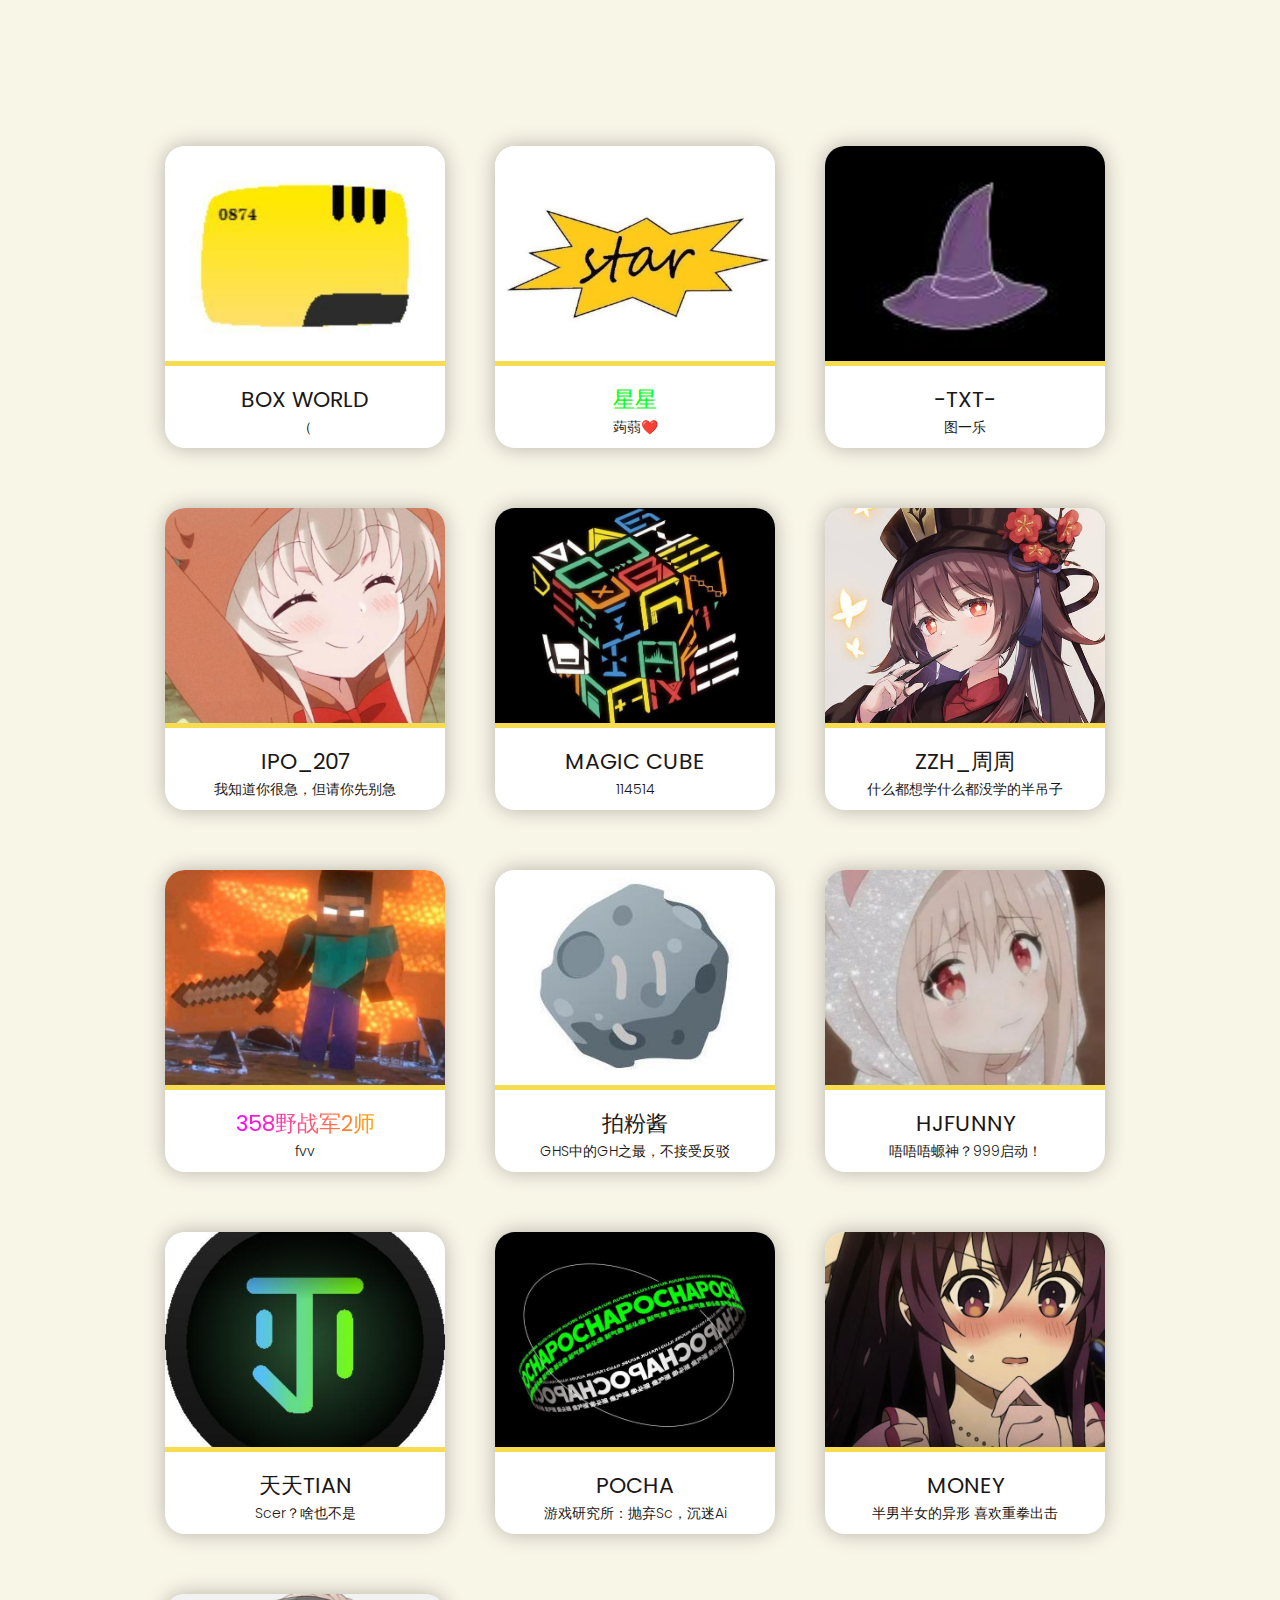
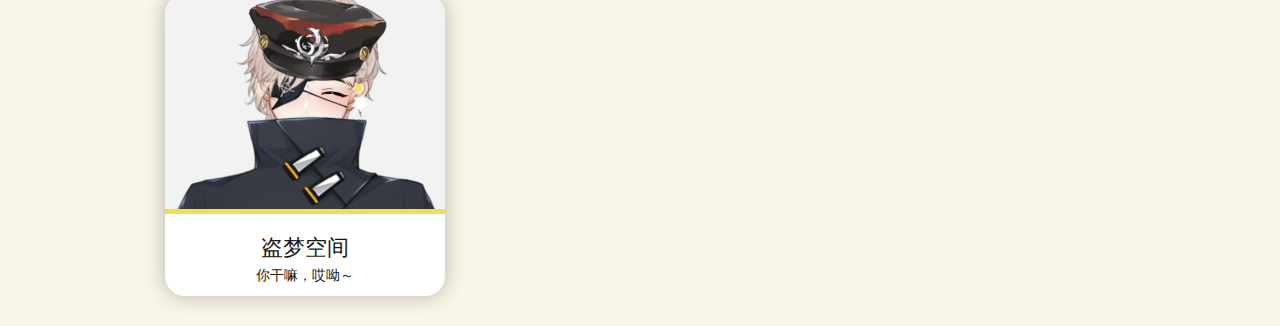
<file: GHS/staff/index.html>
<!DOCTYPE html>
<html lang="zh">

<head>
	<meta charset="UTF-8">
	<meta http-equiv="X-UA-Compatible" content="IE=edge,chrome=1">
	<meta name="viewport" content="width=device-width, initial-scale=1.0">
	<meta name="Description" content="GHS人员名单">
	<meta name="keywords" content="GHS,Garbage Human Studio,Box wolrd">
	<link href='https://fonts.googleapis.com/css?family=Lato:400,300,700,900' rel='stylesheet' type='text/css'>
	<link rel="stylesheet" type="text/css" href="css/style.css">
	<link rel="stylesheet" href="../src/css/style.css">
	<title>GHS Staff</title>
	<style>
		.colored-text {
		  color: #00ff00; /* 初始颜色（绿色） */
		  animation: colorFlowAnimation 5s infinite linear;
		}
	  
		@keyframes colorFlowAnimation {
		  0%, 100% {
			color: #00ff00; /* 初始颜色（绿色） */
		  }
		  25% {
			color: #ff0000; /* 红色 */
		  }
		  50% {
			color: #0000ff; /* 蓝色 */
		  }
		  75% {
			color: #f7f750; /* 黄色 */
		  }
		}
	  </style>
	  <style>
		.colored-text-2 {
		  background-image: linear-gradient(to right, magenta, orange);
		  -webkit-background-clip: text;
		  color: transparent;
		}
	  </style>
	  

			  
</head>

<body>
	<div class="header2">
		<a href="../index.html" class="logo">Garbage Human Studio</a>
		<nav class="navbar">
			<a href="../index.html" class="active item" style="--i: 1">Home</a>
		</nav>
		<nav class="navbar">
			<a href="#" class="active item" style="--i: 2">Staff</a>
		</nav>
	</div>

	<div class="container">

		<!-- Team members structure start -->
		<div class="single-member effect-2">
			<div class="member-image">
				<a href="https://space.bilibili.com/551014476">
					<img src="images/box.jpg" alt="Member">
				</a>
			</div>
			<div class="member-info">
				<h3>Box World</h3>
				<h5>（</h5>
				<p></p>
			</div>
		</div>

		<div class="single-member effect-2">
			<div class="member-image">
				<a href="https://www.starhome.icu/">
					<img src="images/star.png" alt="Member">
				</a>
			</div>
			<div class="member-info">
				<h3><span class="colored-text">星星</span></h3>
				<h5>蒟蒻❤️</h5>
			</div>
		</div>
		<!-- effect-1 html end -->

		<!-- effect-2 html -->
		<div class="single-member effect-2">
			<div class="member-image">
				<a href="https://bilibili.com/space/662448670">
					<img src="images/txt.jpg" alt="Member">
				</a>
			</div>
			<div class="member-info">
				<h3>-TxT-</h3>
				<h5>图一乐</h5>
			</div>
		</div>
		<!-- effect-2 html end -->

		<!-- effect-3 html -->
		<div class="single-member effect-2">
			<div class="member-image">
				<a href="https://www.ccw.site/student/5d8f054a483f20626dd412c1">
					<img src="images/ipo_207.jpg" alt="Member">
				</a>
			</div>
			<div class="member-info">
				<h3>Ipo_207</h3>
				<h5>我知道你很急，但请你先别急</h5>
			</div>
		</div>
		<!-- effect-3 html end -->

		<!-- effect-4 html -->
		<div class="single-member effect-2">
			<div class="member-image">
				<a href="https://www.ccw.site/student/5d63caf41c94e5686cb09114"">
					<img src=" images/Cube.jpg" alt="Member">
				</a>
			</div>
			<div class="member-info">
				<h3>Magic Cube</h3>
				<h5>114514</h5>
			</div>
		</div>
		<!-- effect-4 html end -->

		<!-- effect-5 html -->
		<div class="single-member effect-2">
			<div class="member-image">
				<a href="https://space.bilibili.com/1058529366">
					<img src="images/zzh.jpg" alt="Member">
				</a>
			</div>
			<div class="member-info">
				<h3>zzh_周周</h3>
				<h5>什么都想学什么都没学的半吊子</h5>
			</div>
		</div>
		<!-- effect-5 html end -->

		<!-- effect-6 html -->
		<div class="single-member effect-2">
			<div class="member-image">
				<a href="https://space.bilibili.com/1194045361">
					<img src="images/358.jpg" alt="Member">
				</a>
			</div>
			<div class="member-info">
				<h3><span class="colored-text-2">358野战军2师</span></h3>
				<h5>fvv</h5>
			</div>
		</div>
		<!-- effect-6 html end -->

		<!-- effect-7 html -->
		<div class="single-member effect-2">
			<div class="member-image">
				<a href="https://www.luogu.com.cn/blog/patpowder-114514/">
					<img src="images/paipai.jpg" alt="Member">
				</a>
			</div>
			<div class="member-info">
				<h3>拍粉酱</h3>
				<h5>GHS中的GH之最，不接受反驳</h5>
			</div>
		</div>
		<!-- effect-7 html end -->

		<!-- effect-8 html -->
		<div class="single-member effect-2">
			<div class="member-image">
				<a href="https://world.xiaomawang.com/w/person/project/all/1347431">
					<img src="images/hjfunny.jpg" alt="Member">
				</a>
			</div>
			<div class="member-info">
				<h3>hjfunny</h3>
				<h5>唔唔唔螈神？999启动！</h5>
			</div>
		</div>
		<!-- effect-8 html end -->

		<!-- effect-9 html -->
		<div class="single-member effect-2">
			<div class="member-image">
				<a href="https://www.ccw.site/student/5d995d8e1c94e53c5ff9b9b3">
					<img src="images/tian.jpg" alt="Member">
				</a>
			</div>
			<div class="member-info">
				<h3>天天TIAN</h3>
				<h5>Scer？啥也不是</h5>
			</div>
		</div>
		<!-- effect-9 html end -->
		<!-- effect-9 html -->
		<div class="single-member effect-2">
			<div class="member-image">
				<a href="https://www.ccw.site/student/5dde5cd23412bb2f6a829b18">
					<img src="images/POCHA.jpg" alt="Member">
				</a>
			</div>
			<div class="member-info">
				<h3>POCHA</h3>
				<h5>游戏研究所：抛弃Sc，沉迷Ai</h5>
			</div>
		</div>
		<!-- effect-9 html end -->
		<!-- effect-9 html end -->
		<!-- effect-9 html -->
		<div class="single-member effect-2">
			<div class="member-image">
				<a href="https://www.ccw.site/student/60837f4ea626c733fb66f29e">
					<img src="images/money.jpg" alt="Member">
				</a>
			</div>
			<div class="member-info">
				<h3>MoneY</h3>
				<h5>半男半女的异形 喜欢重拳出击</h5>
			</div>
		</div>
		<div class="single-member effect-2">
			<div class="member-image">
				<a href="https://space.bilibili.com/1755717124">
					<img src="images/dreamspace.jpg" alt="Member">
				</a>
			</div>
			<div class="member-info">
				<h3>盗梦空间</h3>
				<h5>你干嘛，哎呦～  </h5>
			</div>
		</div>
		<!-- effect-9 html end -->
	</div>
	<!-- Team members structure start -->
	</div>


</body>

</html>
</file>
<file: GHS/staff/css/style.css>
@import url(../../src/css/style.css);

* {
	margin: 0;
	padding: 0;
	box-sizing: border-box;
}

div img {
	transition: all .4s;
}

div img:hover {
	transform: scale(1.1);
	cursor: pointer;
}

.container {
	margin: 0 auto;
	max-width: 1000px;
}

.row {
	width: 103%;
	float: left;
	margin: 110px -1.5%;
}

/*= common css to all effects =*/
.single-member {
	border-radius: 20px;
	width: 280px;
	float: left;
	margin: 30px 2.5%;
	background-color: #fff;
	box-shadow: 0 0 20px #b7b2a9;
	text-align: center;
	position: relative;
	animation: slideTop 1s ease forwards;
}

.single-member:hover {
	box-shadow: 0 0 30px #b7b2a9;
}

.member-image img {
	max-width: 100%;
	margin-top: -30px;
	vertical-align: middle;
}

h3 {
	font-size: 22px;
	font-weight: normal;
	margin: 10px 0 0;
	text-transform: uppercase;
}

h5 {
	font-size: 14px;
	font-weight: 300;
	margin: 0 0 15px;
	line-height: 22px;
}

p {
	font-size: 12px;
	font-weight: 300;
	line-height: 22px;
	padding: 0 30px;
	margin-bottom: 10px;
}

/*= common css to all effects end =*/

/*= effect-2 css =*/
.effect-2 {
	max-height: 302px;
	min-height: 302px;
	overflow: hidden;
}

.effect-2 h3 {
	padding-top: 7px;
	line-height: 33px;
}

.effect-2 .member-image {
	border-bottom: 5px solid #f6dc50;
	height: 220px;
	overflow: hidden;
	width: 100%;
	transition: 0.4s;
	display: inline-block;
	float: none;
	vertical-align: middle;
}

.effect-2 .member-info {
	transition: 0.4s;
}

.effect-2 .member-image img {
	width: 100%;
	vertical-align: bottom;
}

/*= effect-2 css end =*/

/*= effect-3 css =*/
.effect-3 {
	max-height: 302px;
	min-height: 302px;
	overflow: hidden;
}

.effect-3 h3 {
	padding-top: 7px;
	line-height: 33px;
}

.effect-3 .member-image {
	border-bottom: 5px solid #e5642b;
	transition: 0.4s;
	height: 212px;
	width: 100%;
	display: inline-block;
	float: none;
	vertical-align: middle;
}

.effect-3 .member-info {
	transition: 0.4s;
}

.effect-3 .member-image img {
	width: 100%;
	vertical-align: bottom;
}

.effect-3 .social-touch {
	background-color: #e5642b;
	float: left;
	left: 0;
	bottom: 0;
	overflow: hidden;
	padding: 5px 0;
	width: 100%;
	transition: 0.4s;
}

.effect-3:hover .member-image {
	border-bottom: 0;
	border-radius: 0 0 50px 50px;
	height: 81px;
	display: inline-block;
	overflow: hidden;
	width: 109px;
	transition: 0.4s;
}

/*= effect-3 css end =*/

/*= effect-4 css =*/
.effect-4 {
	max-height: 289px;
	min-height: 289px;
	overflow: hidden;
}

.effect-4 h3 {
	line-height: 35px;
}

.effect-4 .member-image {
	position: absolute;
	width: 100%;
	transition: 0.4s;
}

.effect-4 .member-image img {
	width: 100%;
}

.effect-4 .more-info {
	height: 0;
	transition: 0.4s;
	overflow: hidden;
	z-index: 9;
	position: relative;
	background-color: #fff;
}

.effect-4:hover .more-info {
	height: 208px;
	transition: 0.4s;
}

/*= effect-4 css end =*/

/*= effect-5 css =*/
.effect-5 {
	max-height: 289px;
	min-height: 289px;
	overflow: hidden;
}

.effect-5 .member-info {
	background-color: #fff;
	position: absolute;
	width: 100%;
	top: 0;
	left: 0;
	height: 82px;
	transition: 0.3s;
	z-index: 2;
}

.effect-5 .member-image {
	margin-top: 82px;
	float: left;
	width: 100%;
	position: relative;
	transition: 0.3s;
	z-index: 4;
}

.effect-5 .member-image img {
	width: 100%;
}

.effect-5 .member-info:before {
	border-left: 140px solid transparent;
	border-right: 140px solid transparent;
	border-top: 15px solid #fff;
	bottom: -15px;
	content: "";
	left: 0;
	position: absolute;
	z-index: 9;
}

.effect-5:hover .member-info {
	height: 215px;
	transition: 0.3s;
	z-index: 6;
}

.effect-5:hover .member-image {
	margin-top: 200px;
	transition: 0.3s;
}

/*= effect-5 css end =*/

/*= effect-6 css =*/
.effect-6 {
	max-height: 289px;
	min-height: 289px;
	overflow: hidden;
}

.effect-6 .member-info {
	background-color: #fff;
	position: absolute;
	width: 100%;
	top: 0;
	left: 0;
	height: 82px;
	transition: 0.3s;
	z-index: 2;
}

.effect-6 .member-image {
	margin-top: 82px;
	float: left;
	width: 100%;
	position: relative;
	transition: 0.3s;
	z-index: 4;
	overflow: hidden;
}

.effect-6 .member-image img {
	width: 100%;
}

.effect-6:hover .member-info {
	height: 215px;
	transition: 0.3s;
	z-index: 6;
	border-radius: 0 0 50% 50%;
	overflow: hidden;
}

.effect-6:hover .member-image {
	margin-top: 100px;
	transition: 0.3s;
	border-radius: 0;
}

/*= effect-6 css end =*/

/*= effect-7 css =*/
.effect-7 {
	max-height: 289px;
	min-height: 289px;
	overflow: hidden;
}

.effect-7 h3 {
	line-height: 35px;
}

.effect-7 .member-image {
	position: absolute;
	bottom: 0;
	width: 100%;
	transition: 0.4s;
	z-index: 1;
}

.effect-7 .member-image img {
	width: 100%;
	transition: 0.4s;
	opacity: 1;
	height: 100%;
}

.effect-7 .more-info {
	height: 208px;
	transition: 0.4s;
	overflow: hidden;
	position: relative;
	background-color: #fff;
}

.effect-7:hover .member-image {
	bottom: 40%;
}

.effect-7:hover .member-image img {
	width: 0;
	height: 0;
	transition: 0.4s;
	opacity: 0;
}

/*= effect-7 css end =*/

/*= effect-8 css =*/
.effect-8 {
	max-height: 289px;
	min-height: 289px;
	overflow: hidden;
	perspective: 800px;
}

.effect-8 h3 {
	line-height: 35px;
}

.effect-8 .member-image {
	position: absolute;
	bottom: 0;
	width: 100%;
	transition: 0.4s;
	z-index: 1;
}

.effect-8 .member-image img {
	width: 100%;
	transition: 0.4s;
	height: 100%;
}

.effect-8 .more-info {
	height: 208px;
	transition: 0.4s;
	overflow: hidden;
	position: relative;
	background-color: #fff;
}

.effect-8:hover .member-image {
	transform: rotateX(82deg);
	transform-origin: center bottom 0;
	transition: 0.4s;
}

/*= effect-8 css end =*/

/*= effect-9 css =*/
.effect-9 {
	max-height: 289px;
	min-height: 289px;
	overflow: hidden;
	perspective: 800px;
}

.effect-9 h3 {
	line-height: 35px;
}

.effect-9 .member-image {
	position: absolute;
	bottom: 0;
	width: 100%;
	transition: 0.4s;
	z-index: 1;
}

.effect-9 .member-image img {
	width: 100%;
	transition: 0.4s;
	height: 100%;
}

.effect-9 .more-info {
	height: 208px;
	transition: 0.4s;
	overflow: hidden;
	position: relative;
	background-color: #fff;
}

.effect-9:hover .member-image {
	transform: translateY(100%);
	transition: 0.4s;
}

/*= effect-9 css end =*/

/*= Media Query 
=============== */
@media only screen and (max-width: 980px) {
	.row {
		width: 100%;
		margin: 110px 0;
	}

	.team-members {
		text-align: center;
	}

	.single-member {
		float: none;
		display: inline-block;
		vertical-align: bottom;
	}
}

/*= Media Query End
=================== */
</file>
<file: GHS/src/css/style.css>
﻿@import url(../../css2.css);

* {
    margin: 0;
    padding: 0;
    box-sizing: border-box;
    font-family: "Poppins", sans-serif;
}

body {
    background: rgb(248,246,231);
    color: #1a1717;
}

.header {
    position: fixed;
    top: 0;
    left: 0;
    width: 100%;
    padding: 20px 10%;
    background: transparent;
    display: flex;
    justify-content: space-between;
    align-items: center;
    z-index: 100;
}

.header2 {
    top: 0;
    left: 0;
    width: 100%;
    padding: 20px 10%;
    background: transparent;
    display: flex;
    justify-content: space-between;
    align-items: center;
    z-index: 100;
}

.logo {
    font-size: 50px;
    color: #000000;
    text-decoration: none;
    font-weight: 600;
    cursor: default;
    opacity: 0;
    animation: slideRight 1s ease forwards;
}

.navbar a {
    display: inline-block;
    font-size: 18px;
    color: #b4b4b4;
    text-decoration: none;
    font-weight: 500;
    margin-left: 35px;
    opacity: 0;
    transition: 0.3s;
    animation: slideTop 1s ease forwards;
    animation-delay: calc(.2s * var(--i));
}

.navbar a:hover,
.navbar a.active {
    color: #797572;
}

.home {
    position: relative;
    width: 100%;
    height: 100vh;
    display: flex;
    justify-content: space-between;
    align-items: center;
    padding: 70px 10% 0;
}

.home-content {
    max-width: 600px;
}

.home-content h3 {
    font-size: 32px;
    font-weight: 700;
    opacity: 0;
    animation: slideBottom 1s ease forwards;
    animation-delay: .7s;
}

.home-content h3:nth-of-type(2) {
    margin-bottom: 30px;
    opacity: 0;
    animation: slideTop 1s ease forwards;
    animation-delay: .7s;
}

.home-content h3 span {
    color: #b7b2a9;
}

.home-content h1 {
    font-size: 56px;
    font-weight: 700;
    margin: -3px 0;
    opacity: 0;
    animation: slideRight 1s ease forwards;
    animation-delay: 1s;
}

.home-img img {
    max-width: 450px;
    border-radius: 50%;
    margin-right: -20px;
    box-shadow: 0 0 20px #b7b2a9;
    opacity: 0;
    animation: zoomIn 1s ease forwards, floatImage 4s ease-in-out infinite;
    animation-delay: 2s, 3s;
}

.social-media a {
    display: inline-flex;
    justify-content: center;
    align-items: center;
    width: 40px;
    height: 40px;
    background: transparent;
    border: 2px solid #b7b2a9;
    border-radius: 50%;
    color: #b7b2a9;
    font-size: 20px;
    text-decoration: none;
    margin: 30px 15px 30px 0;
    transition: 0.5s ease;
    opacity: 0;
    animation: slideLeft 1s ease forwards;
    animation-delay: calc(0.2s * var(--i));
}

.social-media a:hover {
    background: #b7b2a9;
    color: #1f242d;
    box-shadow: 0 0 20px #b7b2a9;
}

.btn {
    display: inline-block;
    padding: 12px 28px;
    background: #f6dc50;
    text-decoration: none;
    border-radius: 40px;
    box-shadow: 0 0 10px #85837f;
    font-size: 16px;
    color: #1f242d;
    letter-spacing: 1px;
    font-weight: 600;
    transition: 0.5s ease;
    opacity: 0;
    animation: slideTop 1s ease forwards;
    animation-delay: 2s;
}

.btn:hover {
    box-shadow: 0 0 20px #b7b2a9;
}

.btn:active {
    background: none;
    color: #b7b2a9;
    border: 2px solid #b7b2a9;
}

/* 动画 */

@keyframes slideRight {
    0% {
        transform: translateX(-100px);
    }

    100% {
        transform: translateX(0);
        opacity: 1;
    }
}

@keyframes slideLeft {
    0% {
        transform: translateX(100px);
    }

    100% {
        transform: translateX(0);
        opacity: 1;
    }
}

@keyframes slideTop {
    0% {
        transform: translateY(100px);
    }

    100% {
        transform: translateY(0);
        opacity: 1;
    }
}

@keyframes slideBottom {
    0% {
        transform: translateY(-100px);
    }

    100% {
        transform: translateY(0);
        opacity: 1;
    }
}

@keyframes zoomIn {
    0% {
        transform: scale(0);
    }

    100% {
        transform: scale(1);
        opacity: 1;
    }
}

@keyframes floatImage {
    0% {
        transform: translateY(0);
    }

    50% {
        transform: translateY(-24px);
    }

    100% {
        transform: translateY(0);
    }
}
</file>
